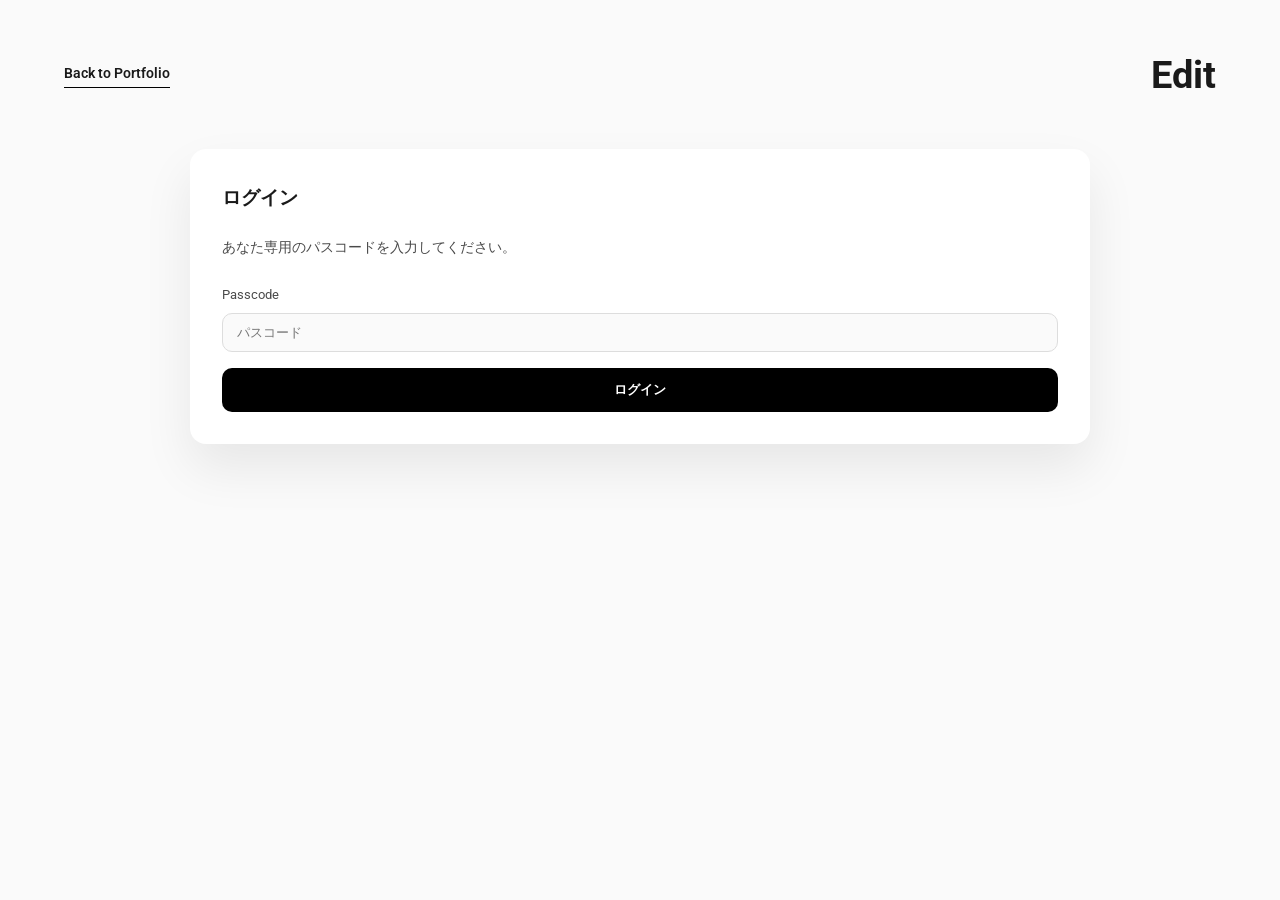
<file: saya-portfolio/edit.html>
<!DOCTYPE html>
<html lang="ja">
<head>
  <meta charset="UTF-8">
  <meta name="viewport" content="width=device-width, initial-scale=1.0">
  <title>Portfolio Edit</title>

  <link rel="preconnect" href="https://fonts.googleapis.com">
  <link rel="preconnect" href="https://fonts.gstatic.com" crossorigin>
  <link href="https://fonts.googleapis.com/css2?family=Roboto:wght@400;500;700&display=swap" rel="stylesheet">

  <link rel="stylesheet" href="styles.css">
</head>
<body class="edit-page">
  <header class="edit-top">
    <a href="index.html" class="edit-back">Back to Portfolio</a>
    <h1>Edit</h1>
  </header>

  <main class="edit-shell">
    <section class="edit-card" id="login-card">
      <h2>ログイン</h2>
      <p class="edit-note">あなた専用のパスコードを入力してください。</p>
      <form class="edit-form" id="login-form">
        <label>
          Passcode
          <input type="password" id="passcode" required placeholder="パスコード">
        </label>
        <button type="submit">ログイン</button>
      </form>
    </section>

    <section class="edit-card" id="editor-card" hidden>
      <h2>編集フォーム</h2>
      <p class="edit-note">保存はこのブラウザ内のみ有効です。編集後はサイトを更新してください。</p>

      <form class="edit-form" id="edit-form">
        <label>
          追加方法
          <select id="entry-mode">
            <option value="existing">既存プロジェクトに追加</option>
            <option value="new">新規プロジェクトを作成</option>
          </select>
        </label>

        <div id="existing-fields">
          <label>
            プロジェクト選択
            <select id="project-select"></select>
          </label>
        </div>

        <div id="new-fields" hidden>
          <label>
            新規プロジェクト名
            <input type="text" id="project-name" placeholder="例：新しい企画">
          </label>
          <label>
            タグ / カテゴリ
            <select id="project-tag">
              <option value="design">デザイン</option>
              <option value="planning">企画</option>
              <option value="direction">ディレクション</option>
              <option value="other">その他</option>
              <option value="custom">カスタム</option>
            </select>
          </label>
          <label id="project-tag-custom-wrapper" hidden>
            カスタムタグ
            <input type="text" id="project-tag-custom" placeholder="例：Branding">
          </label>
        </div>

        <label>
          タイトル見出し
          <input type="text" id="entry-title" required placeholder="例：言葉の体温">
        </label>

        <label>
          テキスト
          <textarea id="entry-desc" rows="4" required placeholder="プロジェクト説明"></textarea>
        </label>

        <label>
          画像URL
          <input type="url" id="entry-image-url" placeholder="https://...">
        </label>

        <label>
          画像ファイル
          <input type="file" id="entry-image-file" accept="image/*">
        </label>

        <div class="edit-actions">
          <button type="submit">保存する</button>
          <button type="button" class="edit-secondary" id="logout-btn">ログアウト</button>
        </div>
      </form>

      <div class="edit-divider">
        <h2>追加済み一覧</h2>
        <div class="edit-list" id="extras-list"></div>
        <div class="edit-list" id="projects-list"></div>
      </div>
    </section>
  </main>

  <script>
    const PASSCODE = 'Kmk328564';
    const PROJECT_LABELS = {
      pj01: '01 映画と森night（企画・イベント開催）',
      pj02: '02 映画と森night（デザイン）',
      pj03: '03 私の自慢の隣人展（企画・展示）',
      pj04: '04 私の自慢の隣人展（デザイン）',
      pj05: '05 まるごと祭 2024',
      pj06: '06 2025まるごと祭ステージ'
    };

    const loginCard = document.getElementById('login-card');
    const editorCard = document.getElementById('editor-card');
    const loginForm = document.getElementById('login-form');
    const editForm = document.getElementById('edit-form');
    const modeSelect = document.getElementById('entry-mode');
    const existingFields = document.getElementById('existing-fields');
    const newFields = document.getElementById('new-fields');
    const projectSelect = document.getElementById('project-select');
    const tagSelect = document.getElementById('project-tag');
    const tagCustomWrapper = document.getElementById('project-tag-custom-wrapper');
    const tagCustomInput = document.getElementById('project-tag-custom');
    const logoutBtn = document.getElementById('logout-btn');
    const extrasList = document.getElementById('extras-list');
    const projectsList = document.getElementById('projects-list');

    const getStoredArray = (key) => {
      try {
        return JSON.parse(localStorage.getItem(key) || '[]');
      } catch (err) {
        return [];
      }
    };

    const getStoredObject = (key) => {
      try {
        return JSON.parse(localStorage.getItem(key) || '{}');
      } catch (err) {
        return {};
      }
    };

    const setStored = (key, value) => {
      localStorage.setItem(key, JSON.stringify(value));
    };

    const readFileAsDataUrl = (file) => {
      return new Promise((resolve, reject) => {
        const reader = new FileReader();
        reader.onload = () => resolve(reader.result);
        reader.onerror = () => reject(new Error('読み込みに失敗しました'));
        reader.readAsDataURL(file);
      });
    };

    const pickImage = async (fileInput, urlInput) => {
      if (fileInput && fileInput.files && fileInput.files[0]) {
        return readFileAsDataUrl(fileInput.files[0]);
      }
      const url = urlInput ? urlInput.value.trim() : '';
      return url;
    };

    const isAuthed = () => sessionStorage.getItem('editSession') === '1';

    const setAuth = (value) => {
      sessionStorage.setItem('editSession', value ? '1' : '0');
    };

    const updateMode = () => {
      const mode = modeSelect.value;
      existingFields.hidden = mode !== 'existing';
      newFields.hidden = mode !== 'new';
    };

    const updateTagCustom = () => {
      if (!tagSelect || !tagCustomWrapper) return;
      const isCustom = tagSelect.value === 'custom';
      tagCustomWrapper.hidden = !isCustom;
    };

    const renderProjectOptions = () => {
      const projects = getStoredArray('customProjects');
      projectSelect.innerHTML = '';
      Object.entries(PROJECT_LABELS).forEach(([id, label]) => {
        const option = document.createElement('option');
        option.value = id;
        option.textContent = label;
        projectSelect.appendChild(option);
      });
      projects.forEach(item => {
        const option = document.createElement('option');
        option.value = `custom-${item.id}`;
        option.textContent = `新規: ${item.projectName || item.title}`;
        projectSelect.appendChild(option);
      });
    };

    const getProjectLabel = (projectId, projects) => {
      if (PROJECT_LABELS[projectId]) return PROJECT_LABELS[projectId];
      const customId = projectId.replace('custom-', '');
      const custom = projects.find(item => item.id === customId);
      if (custom) return `新規: ${custom.projectName || custom.title}`;
      return projectId;
    };

    const showEditor = () => {
      loginCard.hidden = true;
      editorCard.hidden = false;
    };

    const showLogin = () => {
      loginCard.hidden = false;
      editorCard.hidden = true;
    };

    const renderLists = () => {
      const extrasByProject = getStoredObject('projectExtras');
      const projects = getStoredArray('customProjects');

      extrasList.innerHTML = '';
      Object.keys(extrasByProject).forEach(projectId => {
        const items = extrasByProject[projectId] || [];
        items.forEach(item => {
          const row = document.createElement('div');
          row.className = 'edit-row';
          row.innerHTML = `
            <span>${getProjectLabel(projectId, projects)} / ${item.title}</span>
            <button type="button" data-kind="extra" data-project="${projectId}" data-id="${item.id}">削除</button>
          `;
          extrasList.appendChild(row);
        });
      });
      if (!extrasList.children.length) {
        extrasList.innerHTML = '<p class="edit-note">既存プロジェクトへの追加はまだありません。</p>';
      }

      projectsList.innerHTML = '';
      projects.forEach(item => {
        const row = document.createElement('div');
        row.className = 'edit-row';
        row.innerHTML = `
          <span>新規: ${item.projectName || item.title}</span>
          <button type="button" data-kind="project" data-id="${item.id}">削除</button>
        `;
        projectsList.appendChild(row);
      });
      if (!projectsList.children.length) {
        projectsList.innerHTML = '<p class="edit-note">新規プロジェクトはまだありません。</p>';
      }
    };

    loginForm.addEventListener('submit', (event) => {
      event.preventDefault();
      const input = document.getElementById('passcode').value.trim();
      if (input !== PASSCODE) {
        window.alert('パスコードが違います');
        return;
      }
      setAuth(true);
      showEditor();
    });

    modeSelect.addEventListener('change', updateMode);
    if (tagSelect) {
      tagSelect.addEventListener('change', updateTagCustom);
    }

    editForm.addEventListener('submit', async (event) => {
      event.preventDefault();
      const mode = modeSelect.value;
      const title = document.getElementById('entry-title').value.trim();
      const desc = document.getElementById('entry-desc').value.trim();
      const imageUrlInput = document.getElementById('entry-image-url');
      const imageFileInput = document.getElementById('entry-image-file');
      const image = await pickImage(imageFileInput, imageUrlInput);

      if (!title || !desc) return;
      if (!image) {
        window.alert('画像URLか画像ファイルを指定してください');
        return;
      }

      if (mode === 'existing') {
        const projectId = projectSelect.value;
        const extrasByProject = getStoredObject('projectExtras');
        const items = extrasByProject[projectId] || [];
        items.push({ id: Date.now().toString(), title, desc, image });
        extrasByProject[projectId] = items;
        setStored('projectExtras', extrasByProject);
      } else {
        const projectName = document.getElementById('project-name').value.trim();
        const tagKey = tagSelect ? tagSelect.value : 'other';
        const tagLabelMap = {
          design: 'デザイン',
          planning: '企画',
          direction: 'ディレクション',
          other: 'その他',
          custom: ''
        };
        const customLabel = tagCustomInput ? tagCustomInput.value.trim() : '';
        const tagLabel = tagKey === 'custom' ? customLabel : (tagLabelMap[tagKey] || 'その他');
        const safeTagKey = tagKey === 'custom' ? (customLabel || 'other').toLowerCase() : tagKey;
        if (!projectName) {
          window.alert('新規プロジェクト名を入力してください');
          return;
        }
        if (tagKey === 'custom' && !customLabel) {
          window.alert('カスタムタグを入力してください');
          return;
        }
        const projects = getStoredArray('customProjects');
        projects.push({
          id: Date.now().toString(),
          projectName,
          tagKey: safeTagKey,
          tagLabel,
          title,
          desc,
          image
        });
        setStored('customProjects', projects);
      }

      editForm.reset();
      updateMode();
      updateTagCustom();
      renderProjectOptions();
      renderLists();
    });

    const handleDelete = (event) => {
      const button = event.target.closest('button[data-id]');
      if (!button) return;
      const kind = button.getAttribute('data-kind');
      const id = button.getAttribute('data-id');
      if (kind === 'extra') {
        const projectId = button.getAttribute('data-project');
        const extrasByProject = getStoredObject('projectExtras');
        const nextItems = (extrasByProject[projectId] || []).filter(item => item.id !== id);
        extrasByProject[projectId] = nextItems;
        setStored('projectExtras', extrasByProject);
      }
      if (kind === 'project') {
        const projects = getStoredArray('customProjects').filter(item => item.id !== id);
        setStored('customProjects', projects);
        const extrasByProject = getStoredObject('projectExtras');
        delete extrasByProject[`custom-${id}`];
        setStored('projectExtras', extrasByProject);
      }
      renderLists();
      renderProjectOptions();
    };

    extrasList.addEventListener('click', handleDelete);
    projectsList.addEventListener('click', handleDelete);

    logoutBtn.addEventListener('click', () => {
      setAuth(false);
      showLogin();
    });

    updateMode();
    updateTagCustom();
    renderProjectOptions();
    if (isAuthed()) showEditor();
    renderLists();
  </script>
</body>
</html>
</file>
<file: saya-portfolio/styles.css>
/* =========================================
   1. VARIABLES & RESET
   ========================================= */
:root {
  /* Colors */
  --text-primary: #1a1a1a;
  --text-secondary: #4a4a4a;
  --text-light: #888;
  --bg-color: #fafafa;
  --line-color: #e0e0e0;
  --accent-color: #000;

  /* Orbs (Bright & Soft) */
  --orb-hero: radial-gradient(circle, #fada77 0%, rgba(255,202,133,0) 80%);
  --orb-about: radial-gradient(circle, #fc98aa 0%, rgba(255,179,193,0) 80%);
  --orb-work1: radial-gradient(circle, #80ffe8 0%, rgba(128,255,232,0) 80%);
  --orb-work2: radial-gradient(circle, #317df7 0%, rgba(160,196,255,0) 80%);
  --orb-contact: radial-gradient(circle, #ccf984 0%, rgba(220,220,220,0) 80%);

  /* Fonts */
  --font-sans: 'Roboto', 'Noto Sans JP', sans-serif;
  --font-serif: 'Toppan Bunkyu Mincho', 'yu mincho', 'Noto Serif JP', serif;

  /* Animation Speeds */
  --marquee-speed: 50s;
}

*, *::before, *::after { box-sizing: border-box; }
html { scroll-behavior: smooth; }

body {
  margin: 0;
  padding: 0;
  font-family: var(--font-sans);
  color: var(--text-primary);
  line-height: 1.8;
  background-color: var(--bg-color);
  overflow-x: hidden; /* 横揺れ防止 */
}

img { width: 100%; height: 100%; object-fit: cover; display: block; }
ul { list-style: none; padding: 0; margin: 0; }
a { text-decoration: none; color: inherit; }

/* =========================================
   2. BACKGROUND ORBS (Ambient)
   ========================================= */
.ambient-background {
  position: fixed; top: 0; left: 0; width: 100vw; height: 100vh;
  z-index: -10; pointer-events: none; background: #fff;
  overflow: hidden;
}

.noise-overlay {
  position: absolute; width: 100%; height: 100%; opacity: 0.04;
  background-image: url('[data-uri]');
}

.orb {
  position: absolute; border-radius: 50%; filter: blur(80px);
  opacity: 0; transition: opacity 1.5s ease;
  width: 60vw; height: 60vw;
  animation: floatOrb 15s infinite ease-in-out alternate;
}
.orb.active { opacity: 0.5; }

/* オーブ位置設定 */
.orb-hero { background: var(--orb-hero); top: -20%; left: -10%; }
.orb-about { background: var(--orb-about); top: 10%; right: -20%; }
.orb-work1 { background: var(--orb-work1); top: 30%; left: -20%; }
.orb-work2 { background: var(--orb-work2); bottom: 10%; right: -10%; }
.orb-contact { background: var(--orb-contact); bottom: -30%; left: 20%; }

@keyframes floatOrb {
  0% { transform: translate(0, 0) scale(1); }
  100% { transform: translate(20px, -20px) scale(1.05); }
}

/* =========================================
   3. LAYOUT UTILITIES
   ========================================= */
.container { width: 90%; max-width: 1280px; margin: 0 auto; }
.narrow-container { max-width: 600px; margin: 0 auto; }
.section { padding: 140px 0; position: relative; }

.mt-2 { margin-top: 1rem; }
.mt-8 { margin-top: 4rem; }
.mb-8 { margin-bottom: 4rem; }
.mb-big { margin-bottom: 6rem; }
.text-center { text-align: center; }

/* Fade In Animation */
.reveal { opacity: 0; transform: translateY(30px); transition: 1s cubic-bezier(0.2, 1, 0.3, 1); }
.reveal.active { opacity: 1; transform: translateY(0); }

/* Headings */
.section-heading {
  font-family: var(--font-sans); font-size: clamp(2.5rem, 5vw, 4.5rem); 
  font-weight: 700; letter-spacing: 0.02em; margin: 0; line-height: 1;
}

/* =========================================
   4. NAVIGATION
   ========================================= */
.nav-fixed {
  position: fixed; top: 0; left: 0; width: 100%; padding: 20px 5%;
  display: flex; justify-content: space-between; align-items: center; z-index: 1000;
  background: rgba(255,255,255,0.85);
  backdrop-filter: blur(8px);
  transition: padding 0.3s;
}
.logo { font-weight: 700; font-size: 1.5rem; letter-spacing: 0.05em; }
.nav-menu a {
  margin-left: 2rem; font-size: 0.9rem; font-weight: 500;
  color: var(--text-secondary); transition: color 0.3s;
}
.nav-menu a:hover { color: #000; }

/* =========================================
   5. HERO SECTION
   ========================================= */
.hero-section {
  height: 100vh; display: flex; align-items: center; justify-content: center; position: relative;
}
.hero-content { text-align: left; }
.hero-title {
  font-family: var(--font-sans); font-size: clamp(2.5rem, 9vw, 5rem); 
  font-weight: 500; line-height: 1.1; letter-spacing: -0.03em; margin: 0;
}
/* テキストを一文字ずつ出すなどの演出用ラッパー */
.block-reveal { display: inline-block; }

.hero-sub {
  margin-top: 2rem; font-size: 1.1rem; color: var(--text-secondary);
  font-family: var(--font-serif);
}

.scroll-indicator {
  position: absolute; bottom: 40px; left: 50%; transform: translateX(-50%);
  display: flex; flex-direction: column; align-items: center; gap: 8px; font-size: 0.8rem; color: var(--text-light);
}
.scroll-line {
  width: 1px; height: 60px; background: var(--line-color); position: relative; overflow: hidden;
}
.scroll-line::after {
  content: ''; position: absolute; top: 0; left: 0; width: 100%; height: 100%; background: #000;
  animation: scrollDown 1.5s cubic-bezier(0.77, 0, 0.175, 1) infinite;
}
@keyframes scrollDown {
  0% { transform: translateY(-100%); }
  100% { transform: translateY(100%); }
}

/* =========================================
   6. ABOUT SECTION
   ========================================= */
.about-grid {
  display: grid; grid-template-columns: 1fr; gap: 4rem;
}
@media (min-width: 900px) {
  .about-grid { grid-template-columns: 1fr 1fr 1fr; gap: 4rem; }
}

.col-title {
  font-size: 0.85rem; letter-spacing: 0.1em; color: var(--text-light); 
  text-transform: uppercase; border-bottom: 1px solid var(--line-color); 
  padding-bottom: 12px; margin-bottom: 24px; margin-top: 0;
}
.text-bold { font-weight: 700; font-size: 1.2rem; margin: 0; }
.text-highlight { font-size: 1.25rem; font-family: var(--font-serif); font-weight: 500; color: #000; margin: 0; }
.text-body { font-size: 0.95rem; color: var(--text-secondary); line-height: 2; }

/* Skills Bar */
.skills-simple-list li { margin-bottom: 1.5rem; }
.skill-name { display: block; font-size: 0.85rem; font-weight: 600; margin-bottom: 0.5rem; }
.skill-line { width: 100%; height: 4px; background: #dadada; position: relative; }
.skill-fill { height: 100%; background: #000; position: absolute; left: 0; top: 0; }

/* =========================================
   7. WORK SECTION (Scrollytelling Layout)
   ========================================= */
.work-main {
  position: relative;
  width: 100%;
  overflow: visible;
}

.project-section {
  padding-bottom: 15vh; /* プロジェクト間の余白 */
  width: 100%;
}

.work-filter {
  display: flex;
  flex-wrap: wrap;
  gap: 0.75rem;
  margin: 1.5rem 0 2.5rem;
}

.filter-btn {
  border: 1px solid #ddd;
  background: #fff;
  padding: 0.4rem 0.9rem;
  border-radius: 999px;
  font-size: 0.85rem;
  cursor: pointer;
  transition: background 0.2s ease, color 0.2s ease, border-color 0.2s ease;
}

.filter-btn.active {
  background: #000;
  color: #fff;
  border-color: #000;
}

.project-container {
  display: flex;
  width: 90%;
  max-width: 1400px;
  margin: 0 auto;
  position: relative;
}

/* --- TEXT SIDE --- */
.text-side {
  width: 40%;
  padding-top: 5vh;
  position: relative;
  z-index: 10;
}

.sticky-title-wrapper {
  position: sticky;
  top: 15vh;
  margin-bottom: 8vh;
  padding-right: 2rem;
}
.pj-number {
  font-family: var(--font-sans); font-weight: 700; font-size: 4rem; color: #bfbfbf; line-height: 1; display: block;
}
.pj-title { font-size: 2rem; font-weight: 700; margin: 0.5rem 0; line-height: 1.3; }
.pj-sub { display: block; font-size: 1.1rem; font-weight: 400; color: var(--text-secondary); }
.pj-category { margin-top: 1rem; font-size: 0.8rem; letter-spacing: 0.05em; color: var(--text-light); text-transform: uppercase; }

/* Steps */
.steps-wrapper { padding-bottom: 10vh; }
.step {
  min-height: 80vh; /* 各ステップのスクロール距離 */
  display: flex; flex-direction: column; justify-content: center;
  opacity: 0.3; transition: opacity 0.5s ease;
  padding-right: 2rem;
}
.step.active { opacity: 1; }

.step-catch { font-family: var(--font-serif); font-size: 2.5rem; margin-bottom: 2rem; line-height: 1.5; }
.step-desc { font-size: 0.95rem; color: var(--text-secondary); max-width: 380px; }

/* --- VISUAL SIDE --- */
.visual-side {
  width: 60%;
  position: relative;
}
.sticky-visual-stage {
  position: sticky;
  top: 10vh; /* 画面上部からの位置 */
  height: 80vh; /* 画像表示エリアの高さ */
  width: 100%;
  border-radius: 8px;
  overflow: hidden;
}

/* 重ね合わせる画像グループ */
.visual-group {
  position: absolute; top: 0; left: 0; width: 100%; height: 100%;
  opacity: 0; transition: opacity 0.8s ease;
  padding: 40px; /* 画像周りの余白 */
  display: flex; align-items: center; justify-content: center;
  pointer-events: none;
}
.visual-group.active { opacity: 1; z-index: 2; }

/* Grid Utilities inside Visual Group */
.grid-4 { display: grid; grid-template-columns: 1fr 1fr; grid-template-rows: 1fr 1fr; gap: 20px; width: 100%; height: 100%; }
.grid-2-vert { display: grid; grid-template-rows: 1.2fr 0.8fr; gap: 20px; width: 100%; height: 100%; }
.grid-2-horiz { display: grid; grid-template-columns: 1fr 1fr; gap: 20px; width: 100%; height: 100%; }
.grid-1 { width: 100%; height: 100%; }

figure { margin: 0; position: relative; width: 100%; height: 100%; overflow: hidden; }
figure img { transition: transform 0.6s ease; }
figure:hover img { transform: scale(1.03); }
figcaption {
  position: absolute; bottom: 0; left: 0; background: #fff; padding: 5px 12px;
  font-size: 0.7rem; font-weight: 600; letter-spacing: 0.05em;
}

/* --- FLIP LAYOUT (左右反転) --- */
.project--flip .project-container { flex-direction: row-reverse; }
.project--flip .text-side { padding-right: 0; padding-left: 5%; }
.project--flip .sticky-title-wrapper { padding-right: 0; padding-left: 0; }




/* =========================================
   8. MARQUEE SECTION
   ========================================= */
.marquee-section {
  padding: 80px 0;
  overflow: hidden; white-space: nowrap; margin-bottom: 140px;
}
.marquee-track { display: flex; gap: 40px; width: fit-content; }
.marquee-content {
  display: flex; gap: 40px;
  animation: marquee-anim var(--marquee-speed) linear infinite;
}
.marquee-content img {
  width: 250px; height: 320px; /* 縦長比率 */
  object-fit: cover;  transition: filter 0.3s;
}


@keyframes marquee-anim {
  0% { transform: translateX(0); }
  100% { transform: translateX(-100%); }
}

/* =========================================
   9. CONTACT & FOOTER
   ========================================= */
.contact-form {
  margin-top: 3rem; background: #fff; padding: 3rem;
  box-shadow: 0 20px 40px rgba(0,0,0,0.03); border-radius: 12px;
}
.form-group { margin-bottom: 1.5rem; text-align: left; }
.form-group label { display: block; font-size: 0.8rem; font-weight: 600; margin-bottom: 0.5rem; color: var(--text-primary); }
.form-group input, .form-group textarea {
  width: 100%; padding: 1rem; border: 1px solid #ddd; border-radius: 4px; 
  font-family: inherit; font-size: 1rem; background: #fafafa; transition: 0.3s;
}
.form-group input:focus, .form-group textarea:focus {
  outline: none; border-color: #000; background: #fff;
}
.submit-btn {
  width: 100%; padding: 1.2rem; background: #000; color: #fff; 
  border: none; font-size: 1rem; font-weight: 600; cursor: pointer; transition: opacity 0.3s;
}
.submit-btn:hover { opacity: 0.8; }

.social-links { display: flex; justify-content: center; gap: 2rem; }
.social-links a { font-weight: 600; font-size: 0.9rem; border-bottom: 1px solid transparent; padding-bottom: 2px; }
.social-links a:hover { border-color: #000; }

.footer { padding: 4rem 0; text-align: center; font-size: 0.75rem; color: var(--text-light); }

/* =========================================
   9.5 EDIT PAGE
   ========================================= */
.edit-page {
  background: var(--bg-color);
  min-height: 100vh;
}

.edit-top {
  display: flex;
  justify-content: space-between;
  align-items: center;
  padding: 40px 5% 0;
}

.edit-top h1 {
  font-size: clamp(1.8rem, 3vw, 2.5rem);
  margin: 0;
}

.edit-back {
  font-size: 0.85rem;
  font-weight: 600;
  border-bottom: 1px solid #000;
  padding-bottom: 2px;
}

.edit-shell {
  width: min(900px, 92%);
  margin: 40px auto 80px;
  display: grid;
  gap: 24px;
}

.edit-card {
  background: #fff;
  border-radius: 16px;
  padding: 2rem;
  box-shadow: 0 24px 50px rgba(0,0,0,0.08);
}

.edit-card h2 {
  margin: 0 0 1.2rem;
  font-size: 1.2rem;
}

.edit-note {
  font-size: 0.85rem;
  color: var(--text-secondary);
  margin: 0 0 1.5rem;
}

.edit-form {
  display: grid;
  gap: 1rem;
}

.edit-form label {
  font-size: 0.8rem;
  color: var(--text-secondary);
  display: flex;
  flex-direction: column;
  gap: 0.4rem;
}

.edit-form input,
.edit-form textarea,
.edit-form select {
  border: 1px solid #ddd;
  border-radius: 10px;
  padding: 0.7rem 0.9rem;
  font-family: inherit;
  background: #fafafa;
}

.edit-form button {
  border: none;
  background: #000;
  color: #fff;
  padding: 0.8rem 1rem;
  border-radius: 10px;
  font-weight: 600;
  cursor: pointer;
}

.edit-actions {
  display: flex;
  gap: 0.8rem;
  align-items: center;
}

.edit-secondary {
  background: transparent;
  color: #000;
  border: 1px solid #ddd;
}

.edit-list {
  margin-top: 1rem;
  display: grid;
  gap: 0.6rem;
}

.edit-row {
  display: flex;
  justify-content: space-between;
  align-items: center;
  padding: 0.5rem 0.8rem;
  border: 1px solid #eee;
  border-radius: 10px;
  font-size: 0.85rem;
}

.edit-row button {
  border: none;
  background: #f2f2f2;
  border-radius: 999px;
  padding: 0.2rem 0.7rem;
  cursor: pointer;
}

.edit-divider {
  border-top: 1px solid #eee;
  margin: 2rem 0 0;
  padding-top: 1.5rem;
}

/* =========================================
   10. MARQUEE SECTION 02
   ========================================= */
.marquee-section02 {
  padding: 80px 0;
  overflow: hidden; white-space: nowrap; margin-bottom: 140px;
}
.marquee-track02 { display: flex; gap: 40px; width: fit-content; }
.marquee-content02 {
  display: flex; gap: 40px;
  animation: marquee-anim var(--marquee-speed) linear infinite;
}
.marquee-content02 img {
  width: 530px; height: 320px; /* 縦長比率 */
  object-fit: cover;  transition: filter 0.3s;
}


@keyframes marquee-anim {
  0% { transform: translateX(0); }
  100% { transform: translateX(-100%); }
}


/* =========================================
   11. RESPONSIVE (Mobile)
   ========================================= */
@media (max-width: 900px) {
  .section { padding: 80px 0; }
  .section-heading { font-size: 2.5rem; }

  .nav-fixed { padding: 16px 4%; }
  .logo { font-size: 1.2rem; }
  .nav-menu {
    display: flex;
    flex-wrap: nowrap;
    gap: 0.8rem;
    align-items: center;
  }
  .nav-menu a {
    margin-left: 0;
    font-size: 0.8rem;
  }

  .work-filter {
    gap: 0.5rem;
    margin: 1rem 0 2rem;
  }
  .filter-btn {
    font-size: 0.75rem;
    padding: 0.35rem 0.7rem;
  }
  
  /* Work Section Stacking */
  .project-container { flex-direction: column !important; } /* 強制的に縦並び */
  .text-side, .visual-side { width: 100%; padding: 0; }
  
  .sticky-title-wrapper {
    position: sticky; top: 64px; margin-bottom: 2rem; padding: 1rem 0;
    border-bottom: 1px solid #eee;
    background: rgba(255,255,255,0.85);
    backdrop-filter: blur(8px);
    z-index: 5;
    width: 100vw;
    margin-left: calc(50% - 50vw);
    padding-left: 6%;
    padding-right: 6%;
  }
  .pj-number { font-size: 2.5rem; margin-bottom: 0.5rem; }
  .pj-title { font-size: 1.6rem; }
  
  .project-section.mobile-stack .visual-side { display: none; }
  .step-media {
    width: 100%;
    aspect-ratio: 4 / 3;
    overflow: hidden;
    margin-bottom: 1rem;
  }
  .step-media img {
    width: 100%;
    height: 100%;
    object-fit: cover;
  }
  
  /* テキストブロック */
  .steps-wrapper {
    position: relative; z-index: 2;
    padding-top: 1rem;
  }
  .step {
    min-height: auto;
    opacity: 1; /* スマホでは常時表示 */
    padding-right: 0;
    margin-bottom: 4rem;
    background: transparent;
    padding: 0;
    border-radius: 0;
    box-shadow: none;
  }
  .step-catch { font-size: 1.4rem; }
  .step-catch { margin-bottom: 1rem; }
  .step-desc { margin-top: 0.5rem; }

  /* Reset Flip Padding */
  .project--flip .text-side { padding-left: 0; }
  .project--flip .sticky-title-wrapper {
    padding-left: 6%;
    padding-right: 6%;
  }

  /* Grid Adjustments for Mobile */
  .grid-4 { grid-template-columns: 1fr; grid-template-rows: repeat(4, 1fr); gap: 10px; }
  .grid-2-vert, .grid-2-horiz { grid-template-columns: 1fr; grid-template-rows: 1fr 1fr; gap: 10px; }
  
  .contact-form { padding: 1.5rem; }
}
</file>
